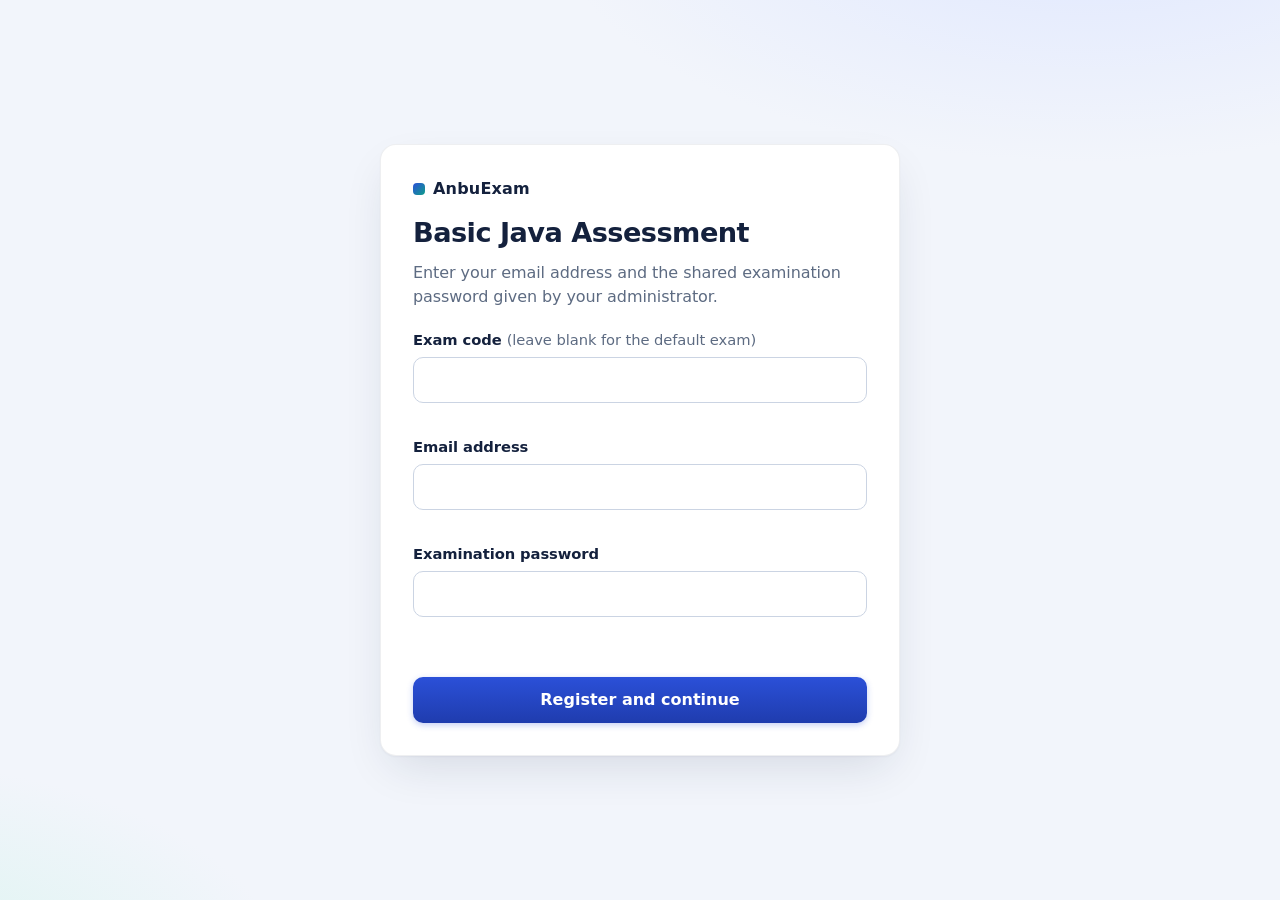
<file: index.html>
<!DOCTYPE html>
<html lang="en"><head>
<meta charset="UTF-8"><meta name="viewport" content="width=device-width,initial-scale=1">
<title>AnbuExam-Student Registration</title><link rel="stylesheet" href="style.css">
</head><body>
<main class="page"><section class="card">
  <div class="brand">AnbuExam</div>
  <h1 id="examName">Examination</h1>
  <p class="sub">Enter your email address and the shared examination password given by your administrator.</p>
  <div id="banner" class="note warn hidden"></div>
  <form id="regForm" novalidate>
    <div id="codeWrap" class="hidden"><label for="code">Exam code <span class="hint">(leave blank for the default exam)</span></label><input type="text" id="code" autocomplete="off" maxlength="12" style="text-transform:uppercase"><div class="err" id="e-code"></div></div>
    <label for="email">Email address</label><input type="email" id="email" name="email" autocomplete="email"><div class="err" id="e-email"></div>
    <div id="pwWrap"><label for="password">Examination password</label><input type="password" id="password" name="password" autocomplete="off"><div class="err" id="e-password"></div></div>
    <div class="err" id="e-form"></div>
    <button class="btn block" type="submit">Register and continue</button>
  </form>
</section></main>
<script src="config.js"></script><script src="script.js"></script>
</body></html>
</file>
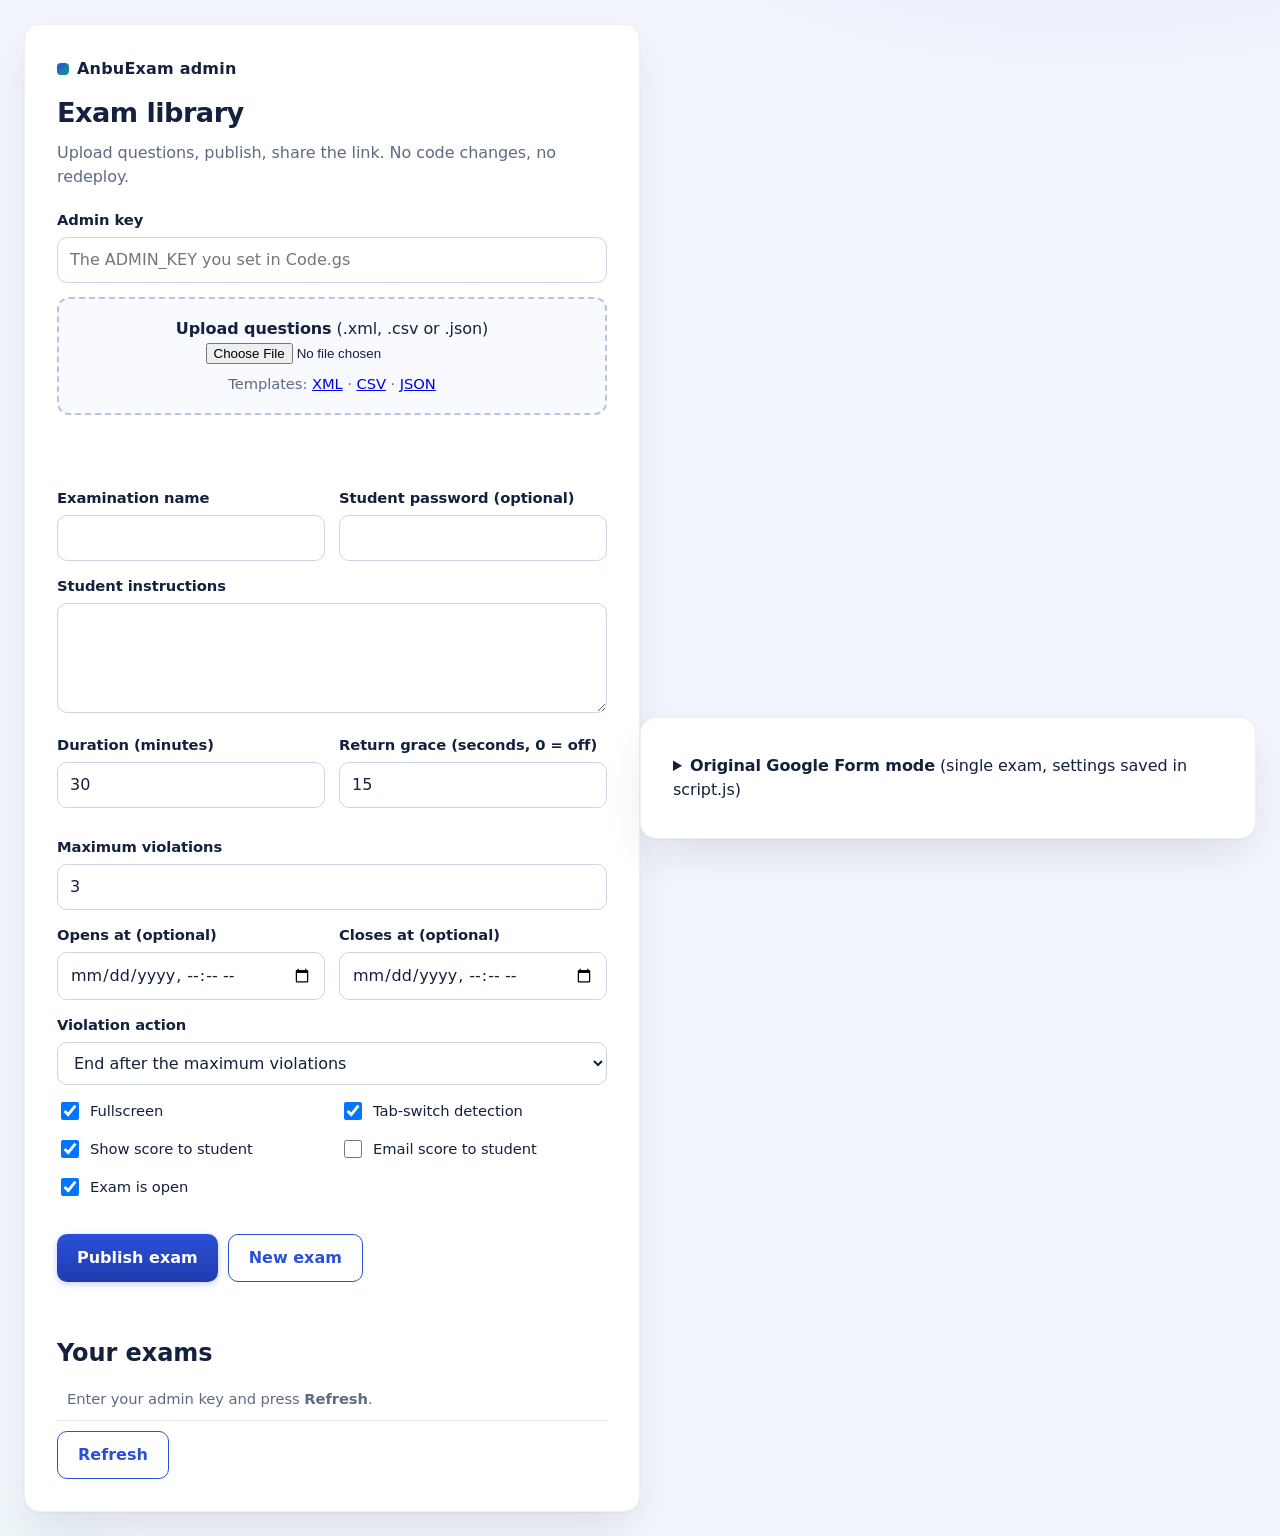
<file: admin.html>
<!DOCTYPE html>
<html lang="en"><head>
<meta charset="UTF-8"><meta name="viewport" content="width=device-width,initial-scale=1">
<title>AnbuExam-Admin</title><link rel="stylesheet" href="style.css">
  <link rel="manifest" href="manifest.json">
<meta name="theme-color" content="#2b50d8">
</head><body>
<main class="page"><section class="card wide" id="library">
  <div class="brand">AnbuExam admin</div>
  <h1>Exam library</h1>
  <p class="sub">Upload questions, publish, share the link. No code changes, no redeploy.</p>
  <div class="note warn hidden" id="noApi">Server is not connected yet. Deploy <code>Code.gs</code> once as a Web App, paste its URL into <code>config.js</code> and publish. See README, step 1.</div>
  <label for="adminKey">Admin key</label><input type="password" id="adminKey" autocomplete="off" placeholder="The ADMIN_KEY you set in Code.gs">
  <div class="drop" id="drop"><b>Upload questions</b> (.xml, .csv or .json)<br><input type="file" id="qfile" accept=".xml,.csv,.json"><div class="meta" style="margin-top:8px">Templates: <a href="#" id="tXml">XML</a> · <a href="#" id="tCsv">CSV</a> · <a href="#" id="tJson">JSON</a></div></div>
  <div class="err" id="xErr"></div><div class="ok" id="xPrev"></div>
  <div class="row"><div><label for="xName">Examination name</label><input type="text" id="xName"></div><div><label for="xPw">Student password (optional)</label><input type="text" id="xPw" autocomplete="off"></div></div>
  <label for="xInstr">Student instructions</label><textarea id="xInstr"></textarea>
  <div class="row">
    <div><label for="xDur">Duration (minutes)</label><input type="number" id="xDur" min="1" max="600" value="30"></div>
    <div><label for="xGrace">Return grace (seconds, 0 = off)</label><input type="number" id="xGrace" min="0" max="300" value="15"></div>
    <div><label for="xMax">Maximum violations</label><input type="number" id="xMax" min="1" max="20" value="3"></div>
  </div>
  <div class="row"><div><label for="xStart">Opens at (optional)</label><input type="datetime-local" id="xStart"></div><div><label for="xEnd">Closes at (optional)</label><input type="datetime-local" id="xEnd"></div></div>
  <label for="xAction">Violation action</label><select id="xAction"><option value="warn">Warning only</option><option value="limit" selected>End after the maximum violations</option><option value="immediate">End immediately</option></select>
  <div class="checks">
    <label class="check"><input type="checkbox" id="xFs" checked> Fullscreen</label>
    <label class="check"><input type="checkbox" id="xTab" checked> Tab-switch detection</label>
    <label class="check"><input type="checkbox" id="xShow" checked> Show score to student</label>
    <label class="check"><input type="checkbox" id="xMail"> Email score to student</label>
    <label class="check"><input type="checkbox" id="xActive" checked> Exam is open</label>
  </div>
  <div class="err" id="xErr2"></div>
  <div style="display:flex;gap:10px;flex-wrap:wrap;margin-top:16px"><button class="btn" id="xSave" type="button">Publish exam</button><button class="btn sec" id="xNew" type="button">New exam</button></div>
  <div class="ok" id="xOk"></div>
  <h2 style="margin-top:28px">Your exams</h2>
  <div class="tablewrap"><table class="tbl" id="xList"><tbody><tr><td class="meta">Enter your admin key and press <b>Refresh</b>.</td></tr></tbody></table></div>
  <button class="btn sec" id="xRefresh" type="button" style="margin-top:10px">Refresh</button>
</section>
<section class="card wide" style="margin-top:20px"><details><summary><b>Original Google Form mode</b> (single exam, settings saved in script.js)</summary>
  <h1>Examination settings</h1>
  <div class="note warn"><b>Deployment:</b> Settings save in this browser first. Use <b>Copy settings for deployment</b> and publish the updated <code>script.js</code> for students to receive the same exam setup from any device. The shared exam password in the deployed file is visible in the site source.</div>
  <form id="cfgForm" novalidate>
    <label for="name">Examination name</label><input type="text" id="name">
    <label for="instructions">Student instructions</label><textarea id="instructions"></textarea>
    <label for="formUrl">Google Form URL</label><input type="url" id="formUrl" placeholder="https://docs.google.com/forms/d/…/viewform?embedded=true">
    <label for="password">Shared examination password</label><input type="password" id="password" autocomplete="new-password" placeholder="Give this password to all students">
    <div class="row">
      <div><label for="duration">Duration (minutes)</label><input type="number" id="duration" min="1" max="600"></div>
      <div><label for="graceSeconds">Return grace period (seconds, 0 = off)</label><input type="number" id="graceSeconds" min="0" max="300"></div>
    </div>
    <div class="row">
      <div><label for="start">Exam start time (optional)</label><input type="datetime-local" id="start"></div>
      <div><label for="end">Exam end time (optional)</label><input type="datetime-local" id="end"></div>
    </div>
    <label class="check"><input type="checkbox" id="fullscreen"> Enable fullscreen mode</label>
    <label class="check"><input type="checkbox" id="tabDetect"> Enable tab-switch / focus-loss detection</label>
    <label class="check"><input type="checkbox" id="autoFinish"> Close the exam automatically when the form is submitted</label>
    <div class="note">Submission is detected when the form page navigates to Google's confirmation page. Turn this off for forms with several sections or a required Google sign-in, which can navigate before submission.</div>
    <div class="row">
      <div><label for="maxViolations">Maximum allowed violations</label><input type="number" id="maxViolations" min="1" max="20"></div>
      <div><label for="action">Violation action</label>
        <select id="action">
          <option value="warn">Warning only</option>
          <option value="limit">End examination after the maximum violations (default 3)</option>
          <option value="immediate">End examination immediately</option>
        </select></div>
    </div>
    <div class="err" id="err"></div>
    <div style="display:flex;gap:10px;flex-wrap:wrap;margin-top:18px">
      <button class="btn" type="submit">Save settings</button>
      <a class="btn sec" id="open" href="index.html" target="_blank" rel="noopener">Open student exam page</a>
      <button class="btn sec" type="button" id="copy">Copy student link</button>
      <button class="btn sec" type="button" id="export">Copy settings for deployment</button>
      <button class="btn sec" type="button" id="reset">Clear this browser's exam session</button>
    </div>
    <div class="ok" id="ok"></div>
    <div class="note"><b>Limits of a web page:</b> it cannot block Alt+Tab, the Windows key, ESC, closing the browser, developer tools, screenshots or screen recording. SmartExam only <i>detects</i> fullscreen exits, tab switches and focus loss. Google Forms handles submission itself.</div>
  </form>
</details></section></main>
<script src="config.js"></script><script src="script.js"></script><script src="admin.js"></script><script src="library.js"></script>
  <script>if ('serviceWorker' in navigator) navigator.serviceWorker.register('service-worker.js');</script>
</body></html>
</file>
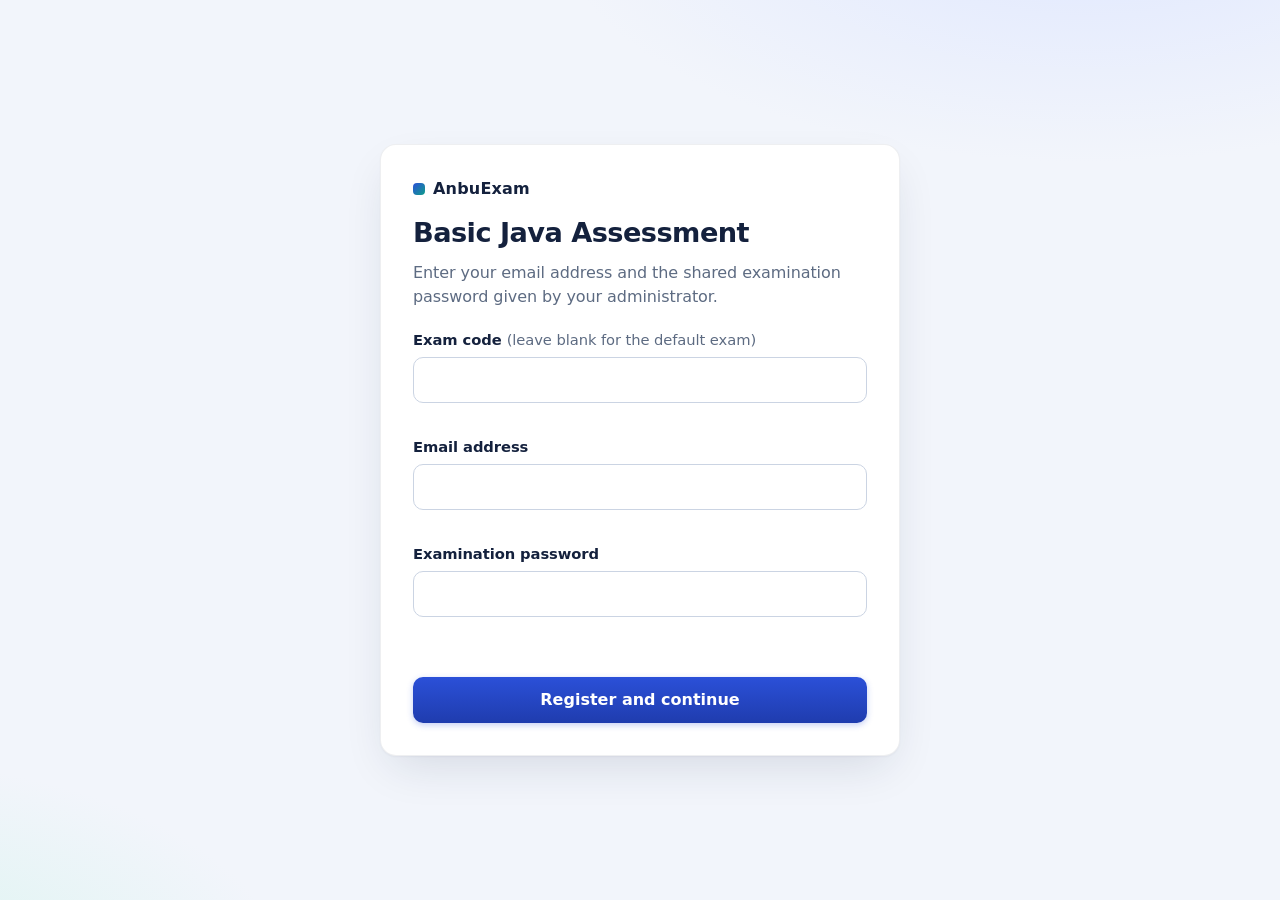
<file: exam.html>
<!DOCTYPE html>
<html lang="en"><head>
<meta charset="UTF-8"><meta name="viewport" content="width=device-width,initial-scale=1">
<title>AnbuExam</title><link rel="stylesheet" href="style.css">
</head><body>

<!-- Instructions / start / resume -->
<main class="page" id="screenReady"><section class="card wide">
  <div class="brand">AnbuExam</div>
  <h1 id="rName"></h1>
  <p class="meta" id="rStudent"></p>
  <h3 style="margin-top:18px">Instructions</h3>
  <div class="instr" id="rInstr"></div>
  <ul class="meta" id="rFacts"></ul>
  <div class="note warn" id="rResume" style="display:none"></div>
  <div class="err" id="rErr"></div>
  <button class="btn" id="startBtn" type="button">Start Examination</button>
  <a class="btn sec" href="index.html" id="backLink">Back</a>
</section></main>

<!-- Exam -->
<div id="screenExam" class="hidden">
  <header class="top">
    <div><div class="t" id="hName"></div></div>
    <div class="mid"><div class="s" id="hStudent"></div></div>
    <div class="viol" id="hViol"></div>
    <div class="timer" id="timer" aria-live="off">00:00:00</div>
  </header>
  <div class="submit-reminder hidden" id="submitReminder" role="status" aria-live="polite">
    <strong>One minute left:</strong> Complete the form and press its <strong>Submit</strong> button manually. Your exam is not validated until you submit the form.
  </div>
  <div class="frame"><div id="qWrap" class="qwrap hidden"></div><iframe id="examFrame" title="Online Examination" allow="fullscreen" width="100%" height="100%" frameborder="0"></iframe></div>
</div>
<div class="toast hidden" id="toast" role="status"></div>

<!-- Warning modal -->
<div class="overlay hidden" id="warnOverlay" role="alertdialog" aria-modal="true" aria-labelledby="wTitle">
  <div class="modal">
    <div class="ico" aria-hidden="true">⚠️</div>
    <h2 id="wTitle">WARNING!</h2>
    <p id="wMsg"></p>
    <p class="big" id="wCount"></p>
    <p class="big" id="wGrace"></p>
    <p id="wHelp">Please return to fullscreen.</p>
    <div class="err" id="wErr"></div>
    <button class="btn" id="returnBtn" type="button">Return to examination</button>
  </div>
</div>

<!-- Final-minute submission prompt -->
<div class="overlay hidden" id="submitOverlay" role="alertdialog" aria-modal="true" aria-labelledby="submitTitle">
  <div class="modal submit-modal">
    <div class="ico" aria-hidden="true">⏱</div>
    <h2 id="submitTitle">One minute remaining</h2>
    <p id="submitMsg">Please finish the Google Form and press <strong>Submit</strong> manually. Your exam is not validated until the form is submitted. The exam timer continues while this message is open.</p>
    <button class="btn" id="continueSubmitBtn" type="button">Return to the form</button>
  </div>
</div>

<!-- Ended -->
<main class="page hidden" id="screenEnded"><section class="card">
  <div class="brand">AnbuExam</div>
  <h1 id="eTitle">Examination ended</h1>
  <p id="eMsg"></p>
  <dl><dt>Student</dt><dd id="eStudent"></dd><dt>Examination</dt><dd id="eExam"></dd><dt>Completed at</dt><dd id="eTime"></dd><dt>Violations</dt><dd id="eViol"></dd></dl>
  <div class="result" id="eRes"></div>
  <button class="btn hidden" id="retryBtn" type="button">Retry sending answers</button>
</section></main>

<script src="config.js"></script><script src="script.js"></script><script src="exam.js"></script>
</body></html>
</file>
<file: style.css>
:root{--blue:#1f5fd6;--blue-d:#174bb0;--ink:#16202e;--mute:#5b6779;--line:#dde3ec;--bg:#f4f7fb;--red:#c62828;--amber:#b26a00;--ok:#1b7f4b}
*{box-sizing:border-box}
html,body{margin:0;height:100%}
body{font-family:"Segoe UI",system-ui,-apple-system,Roboto,Helvetica,Arial,sans-serif;color:var(--ink);background:#fff;line-height:1.5}
h1,h2,h3{margin:0 0 .4em;line-height:1.2}
.page{min-height:100%;display:flex;align-items:center;justify-content:center;padding:24px;background:linear-gradient(180deg,#fff 0,var(--bg) 100%)}
.card{width:100%;max-width:520px;background:#fff;border:1px solid var(--line);border-radius:12px;padding:32px;box-shadow:0 8px 30px rgba(22,32,46,.08)}
.card.wide{max-width:760px}
.brand{font-weight:700;color:var(--blue);letter-spacing:.2px;margin-bottom:16px}
.sub{color:var(--mute);margin:0 0 20px}
label{display:block;font-weight:600;font-size:.92rem;margin:14px 0 6px}
input[type=text],input[type=email],input[type=password],input[type=number],input[type=url],input[type=datetime-local],select,textarea{width:100%;padding:10px 12px;border:1px solid #c5cedb;border-radius:8px;font:inherit;background:#fff;color:var(--ink)}
textarea{min-height:110px;resize:vertical}
input:focus,select:focus,textarea:focus,button:focus-visible,a:focus-visible{outline:3px solid rgba(31,95,214,.35);outline-offset:1px}
.err{color:var(--red);font-size:.85rem;min-height:1.1em;margin-top:4px}
.btn{display:inline-block;background:var(--blue);color:#fff;border:0;border-radius:8px;padding:11px 20px;font:inherit;font-weight:600;cursor:pointer;text-decoration:none}
.btn:hover{background:var(--blue-d)}
.btn.sec{background:#fff;color:var(--blue);border:1px solid var(--blue)}
.btn.sec:hover{background:#eef3fd}
.btn.block{width:100%;margin-top:22px}
.row{display:flex;gap:14px;flex-wrap:wrap}.row>div{flex:1;min-width:200px}
.check{display:flex;align-items:center;gap:8px;margin:14px 0 0;font-weight:500}
.check input{width:18px;height:18px}
.note{background:#eef3fd;border-left:4px solid var(--blue);padding:12px 14px;border-radius:6px;color:#23406f;font-size:.9rem;margin:16px 0}
.note.warn{background:#fff6e5;border-color:var(--amber);color:#6b4300}
.ok{color:var(--ok);font-weight:600;min-height:1.2em;margin-top:10px}
.instr{white-space:pre-wrap;background:var(--bg);border:1px solid var(--line);border-radius:8px;padding:14px;margin:12px 0}
.meta{color:var(--mute);font-size:.92rem}
.hidden{display:none!important}
/* exam */
#screenExam{position:fixed;inset:0;display:flex;flex-direction:column;background:#fff}
.top{height:60px;flex:0 0 60px;display:flex;align-items:center;justify-content:space-between;gap:16px;padding:0 20px;background:#fff;border-bottom:1px solid var(--line)}
.top .t{font-weight:700;font-size:1.05rem;white-space:nowrap;overflow:hidden;text-overflow:ellipsis}
.top .s{color:var(--mute);font-size:.85rem}
.top .mid{flex:1;min-width:0;text-align:center}
.top .mid .s{white-space:nowrap;overflow:hidden;text-overflow:ellipsis}
.timer{font-variant-numeric:tabular-nums;font-weight:700;font-size:1.35rem;background:var(--bg);border:1px solid var(--line);border-radius:8px;padding:6px 14px}
.timer.low{color:var(--amber);border-color:var(--amber)}.timer.crit{color:#fff;background:var(--red);border-color:var(--red)}
.viol{font-size:.85rem;color:var(--mute);white-space:nowrap}
.frame{flex:1;position:relative;background:#fff}
.frame iframe{position:absolute;inset:0;width:100%;height:100%;border:0}
.submit-reminder{flex:0 0 auto;padding:9px 16px;background:#fff3cd;color:#684d03;border-bottom:1px solid #e6c96f;font-size:.9rem;text-align:center}
.toast{position:fixed;top:70px;right:20px;z-index:20;background:var(--amber);color:#fff;padding:12px 18px;border-radius:8px;font-weight:600;box-shadow:0 6px 20px rgba(0,0,0,.2)}
.overlay{position:fixed;inset:0;z-index:50;background:rgba(15,23,36,.72);display:flex;align-items:center;justify-content:center;padding:20px}
.modal{background:#fff;border-radius:12px;max-width:440px;width:100%;padding:30px;text-align:center;border-top:6px solid var(--red)}
.modal .ico{font-size:44px;line-height:1}
.modal h2{color:var(--red);margin-top:8px}
.submit-modal{border-top-color:var(--amber)}.submit-modal h2{color:var(--amber)}
.big{font-size:1.4rem;font-weight:700}
dl{display:grid;grid-template-columns:auto 1fr;gap:6px 16px;margin:18px 0 0}dt{color:var(--mute)}dd{margin:0;font-weight:600}
@media(max-width:640px){
  .card{padding:22px}
  #screenExam{height:100dvh}
  .top{height:auto;min-height:58px;flex:0 0 auto;padding:7px 10px;gap:6px;flex-wrap:wrap}
  .top>div:first-child{flex:1 1 45%;min-width:0}
  .top .mid{display:none}
  .viol{font-size:.75rem}
  .timer{font-size:1rem;padding:4px 9px}
  .submit-reminder{font-size:.82rem;padding:8px 10px}
  .overlay{padding:12px}
  .modal{padding:22px 18px}
  .modal .btn{width:100%}
}
@media(prefers-reduced-motion:no-preference){.btn{transition:background .15s}}

/* ===== AnbuExam v2 look: calmer palette, softer surfaces, exam question UI ===== */
:root{--blue:#2b50d8;--blue-d:#1f3cae;--ink:#14213d;--mute:#5d6b82;--line:#e1e6f0;--bg:#f2f5fb;--teal:#0f9d8a;--flag:#d98a00}
body{font-family:"Inter","Segoe UI",system-ui,-apple-system,Roboto,Helvetica,Arial,sans-serif;letter-spacing:-.005em}
h1{font-size:1.7rem;letter-spacing:-.02em}
.page{background:radial-gradient(900px 420px at 85% -10%,#dfe7ff 0,transparent 60%),radial-gradient(700px 380px at -10% 110%,#d9f4ef 0,transparent 60%),var(--bg)}
.card{border-radius:16px;border:1px solid rgba(20,33,61,.07);box-shadow:0 1px 2px rgba(20,33,61,.04),0 18px 48px -12px rgba(20,33,61,.14)}
.brand{display:flex;align-items:center;gap:8px;color:var(--ink)}
.brand::before{content:"";width:12px;height:12px;border-radius:4px;background:linear-gradient(135deg,var(--blue),var(--teal))}
.btn{border-radius:10px;background:linear-gradient(180deg,var(--blue),var(--blue-d));box-shadow:0 2px 6px rgba(43,80,216,.28)}
.btn:hover{background:var(--blue-d)}
.btn.sec{background:#fff;box-shadow:none}
.btn:disabled{opacity:.6;cursor:wait}
input[type=text],input[type=email],input[type=password],input[type=number],input[type=url],input[type=datetime-local],select,textarea{border-radius:10px;border-color:#cbd4e3}
.hint{font-weight:400;color:var(--mute)}
.result{font-size:1.25rem;font-weight:700;color:var(--teal);margin:18px 0 8px}
.checks{display:grid;grid-template-columns:repeat(auto-fit,minmax(210px,1fr));gap:0 16px}
details summary{cursor:pointer;padding:4px 0}
.drop{border:2px dashed #b9c5e0;border-radius:12px;background:#f8faff;padding:18px;margin:14px 0;text-align:center}
.tablewrap{overflow-x:auto}
.tbl{width:100%;border-collapse:collapse;font-size:.92rem}
.tbl th{text-align:left;color:var(--mute);font-weight:600;border-bottom:1px solid var(--line);padding:8px 10px}
.tbl td{padding:10px;border-bottom:1px solid var(--line);vertical-align:middle}
.acts{display:flex;gap:4px 14px;flex-wrap:wrap}
.link{background:none;border:0;padding:0;color:var(--blue);font:inherit;font-weight:600;cursor:pointer}
.link:hover{text-decoration:underline}
/* question view */
.qwrap{position:absolute;inset:0;overflow:auto;padding:0 0 60px;background:var(--bg);scroll-padding-top:70px}
.qbar{position:sticky;top:0;z-index:5;display:flex;align-items:center;gap:14px;flex-wrap:wrap;padding:10px 20px;background:rgba(255,255,255,.94);backdrop-filter:blur(6px);border-bottom:1px solid var(--line)}
.qcount{font-weight:700;white-space:nowrap}
.qnav{display:flex;gap:6px;flex-wrap:wrap}
.chip{min-width:32px;height:32px;border-radius:8px;border:1px solid #c5cedb;background:#fff;color:var(--ink);font:inherit;font-size:.85rem;font-weight:600;cursor:pointer}
.chip.done{background:var(--blue);border-color:var(--blue);color:#fff}
.chip.flag{box-shadow:0 0 0 2px #fff,0 0 0 4px var(--flag)}
.qcard{max-width:760px;margin:18px auto 0;padding:22px 24px;background:#fff;border:1px solid var(--line);border-radius:14px;box-shadow:0 6px 20px -10px rgba(20,33,61,.18)}
.qno{color:var(--mute);font-size:.82rem;font-weight:600;margin-bottom:6px}
.qtext{font-size:1.12rem;margin-bottom:14px;white-space:pre-wrap}
.opt{display:flex;align-items:center;gap:12px;margin:8px 0;padding:11px 14px;border:1px solid var(--line);border-radius:10px;font-weight:500;cursor:pointer}
.opt:hover{border-color:var(--blue);background:#f5f8ff}
.opt:has(input:checked){border-color:var(--blue);background:#eaf0ff}
.opt input{position:absolute;opacity:0;pointer-events:none}
.opt .ol{flex:0 0 28px;height:28px;border-radius:50%;display:grid;place-items:center;background:var(--bg);font-size:.82rem;font-weight:700}
.opt:has(input:checked) .ol{background:var(--blue);color:#fff}
.opt:has(input:focus-visible){outline:3px solid rgba(43,80,216,.35)}
.qtools{display:flex;gap:18px;margin-top:10px;font-size:.88rem}
.submit-exam{display:block;margin:24px auto 0;padding:13px 34px}
.top{box-shadow:0 1px 0 var(--line)}
.timer{border-radius:10px}
@media(max-width:640px){.qbar{padding:8px 10px}.qcard{margin:12px 10px 0;padding:16px}.chip{min-width:30px;height:30px}}
</file>
